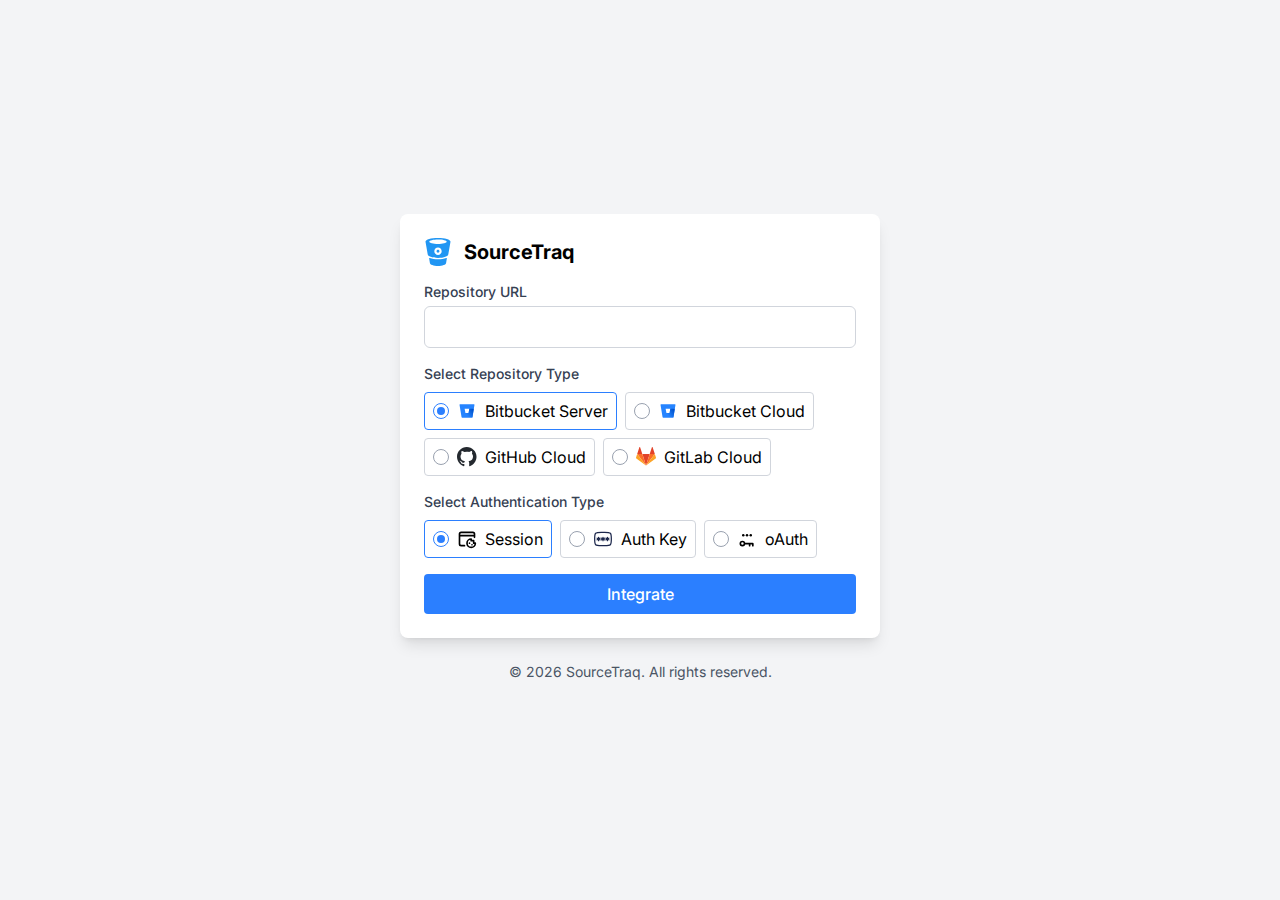
<file: index.html>
<!DOCTYPE html><html lang="en"><head><meta charset="UTF-8"/><link rel="icon" type="favicon" href="/favicon.ico"/><meta name="viewport" content="width=device-width,initial-scale=1"/><title>SourceTraq</title><script type="module" crossorigin src="/index.f7nfUctD.js"></script><link rel="stylesheet" crossorigin href="/assets/index.css"><link rel="preload" as="style" href="/assets/webfonts.css"><link rel="stylesheet" href="/assets/webfonts.css"></head><body></body></html>
</file>
<file: assets/index.css>
.loader-block{width:50px;height:50px;animation:build-block 1s infinite ease-in-out;border-radius:5px}@keyframes build-block{0%{transform:scale(.5);opacity:.5}50%{transform:scale(1);opacity:1}to{transform:scale(.5);opacity:.5}}.loader-block:nth-child(1){background-color:#3b82f6;animation-delay:0s}.loader-block:nth-child(2){background-color:#ef4444;animation-delay:.1s}.loader-block:nth-child(3){background-color:#10b981;animation-delay:.2s}.loader-block:nth-child(4){background-color:#8b5cf6;animation-delay:.3s}.loader-block:nth-child(5){background-color:#f97316;animation-delay:.4s}.loader-block:nth-child(6){background-color:#3b82f6;animation-delay:.5s}.loader-block:nth-child(7){background-color:#ef4444;animation-delay:.6s}.loader-block:nth-child(8){background-color:#10b981;animation-delay:.7s}.loader-block:nth-child(9){background-color:#8b5cf6;animation-delay:.8s}.loader-block:nth-child(10){background-color:#f97316;animation-delay:.9s}@media (max-width: 768px){.loader-block{width:40px;height:40px}}@keyframes shimmer{0%{transform:translate(-100%)}to{transform:translate(100%)}}.animate-shimmer{animation:shimmer 1.1s infinite}/*! tailwindcss v4.0.17 | MIT License | https://tailwindcss.com */@layer theme{:root,:host{--font-sans:InterVariable,sans-serif;--font-mono:ui-monospace,SFMono-Regular,Menlo,Monaco,Consolas,"Liberation Mono","Courier New",monospace;--color-red-100:oklch(.936 .032 17.717);--color-red-200:oklch(.885 .062 18.334);--color-red-300:oklch(.808 .114 19.571);--color-red-500:oklch(.637 .237 25.331);--color-red-600:oklch(.577 .245 27.325);--color-red-700:oklch(.505 .213 27.518);--color-amber-400:oklch(.828 .189 84.429);--color-yellow-100:oklch(.973 .071 103.193);--color-yellow-300:oklch(.905 .182 98.111);--color-yellow-400:oklch(.852 .199 91.936);--color-yellow-500:oklch(.795 .184 86.047);--color-yellow-600:oklch(.681 .162 75.834);--color-yellow-700:oklch(.554 .135 66.442);--color-green-100:oklch(.962 .044 156.743);--color-green-200:oklch(.925 .084 155.995);--color-green-300:oklch(.871 .15 154.449);--color-green-500:oklch(.723 .219 149.579);--color-green-600:oklch(.627 .194 149.214);--color-green-700:oklch(.527 .154 150.069);--color-green-800:oklch(.448 .119 151.328);--color-blue-50:oklch(.97 .014 254.604);--color-blue-100:oklch(.932 .032 255.585);--color-blue-200:oklch(.882 .059 254.128);--color-blue-300:oklch(.809 .105 251.813);--color-blue-400:oklch(.707 .165 254.624);--color-blue-500:oklch(.623 .214 259.815);--color-blue-600:oklch(.546 .245 262.881);--color-blue-700:oklch(.488 .243 264.376);--color-indigo-600:oklch(.511 .262 276.966);--color-indigo-700:oklch(.457 .24 277.023);--color-slate-100:oklch(.968 .007 247.896);--color-slate-200:oklch(.929 .013 255.508);--color-slate-300:oklch(.869 .022 252.894);--color-slate-400:oklch(.704 .04 256.788);--color-slate-500:oklch(.554 .046 257.417);--color-slate-600:oklch(.446 .043 257.281);--color-gray-50:oklch(.985 .002 247.839);--color-gray-100:oklch(.967 .003 264.542);--color-gray-200:oklch(.928 .006 264.531);--color-gray-300:oklch(.872 .01 258.338);--color-gray-400:oklch(.707 .022 261.325);--color-gray-500:oklch(.551 .027 264.364);--color-gray-600:oklch(.446 .03 256.802);--color-gray-700:oklch(.373 .034 259.733);--color-gray-800:oklch(.278 .033 256.848);--color-gray-900:oklch(.21 .034 264.665);--color-black:#000;--color-white:#fff;--spacing:.25rem;--container-sm:24rem;--container-md:28rem;--container-6xl:72rem;--text-xs:.75rem;--text-xs--line-height:calc(1/.75);--text-sm:.875rem;--text-sm--line-height:calc(1.25/.875);--text-base:1rem;--text-base--line-height: 1.5 ;--text-lg:1.125rem;--text-lg--line-height:calc(1.75/1.125);--text-xl:1.25rem;--text-xl--line-height:calc(1.75/1.25);--text-2xl:1.5rem;--text-2xl--line-height:calc(2/1.5);--text-3xl:1.875rem;--text-3xl--line-height: 1.2 ;--text-4xl:2.25rem;--text-4xl--line-height:calc(2.5/2.25);--text-9xl:8rem;--text-9xl--line-height:1;--font-weight-normal:400;--font-weight-medium:500;--font-weight-semibold:600;--font-weight-bold:700;--font-weight-extrabold:800;--font-weight-black:900;--tracking-tight:-.025em;--leading-relaxed:1.625;--radius-xs:.125rem;--radius-sm:.25rem;--radius-md:.375rem;--radius-lg:.5rem;--radius-xl:.75rem;--animate-spin:spin 1s linear infinite;--default-transition-duration:.15s;--default-transition-timing-function:cubic-bezier(.4,0,.2,1);--default-font-family:var(--font-sans);--default-mono-font-family:var(--font-mono)}}@layer base{*,:after,:before,::backdrop{box-sizing:border-box;border:0 solid;margin:0;padding:0}::file-selector-button{box-sizing:border-box;border:0 solid;margin:0;padding:0}html,:host{-webkit-text-size-adjust:100%;-moz-tab-size:4;tab-size:4;line-height:1.5;font-family:var(--default-font-family,ui-sans-serif,system-ui,sans-serif,"Apple Color Emoji","Segoe UI Emoji","Segoe UI Symbol","Noto Color Emoji");font-feature-settings:var(--default-font-feature-settings,normal);font-variation-settings:var(--default-font-variation-settings,normal);-webkit-tap-highlight-color:transparent}hr{height:0;color:inherit;border-top-width:1px}abbr:where([title]){-webkit-text-decoration:underline dotted;text-decoration:underline dotted}h1,h2,h3,h4,h5,h6{font-size:inherit;font-weight:inherit}a{color:inherit;-webkit-text-decoration:inherit;text-decoration:inherit}b,strong{font-weight:bolder}code,kbd,samp,pre{font-family:var(--default-mono-font-family,ui-monospace,SFMono-Regular,Menlo,Monaco,Consolas,"Liberation Mono","Courier New",monospace);font-feature-settings:var(--default-mono-font-feature-settings,normal);font-variation-settings:var(--default-mono-font-variation-settings,normal);font-size:1em}small{font-size:80%}sub,sup{vertical-align:baseline;font-size:75%;line-height:0;position:relative}sub{bottom:-.25em}sup{top:-.5em}table{text-indent:0;border-color:inherit;border-collapse:collapse}:-moz-focusring{outline:auto}progress{vertical-align:baseline}summary{display:list-item}ol,ul,menu{list-style:none}img,svg,video,canvas,audio,iframe,embed,object{vertical-align:middle;display:block}img,video{max-width:100%;height:auto}button,input,select,optgroup,textarea{font:inherit;font-feature-settings:inherit;font-variation-settings:inherit;letter-spacing:inherit;color:inherit;opacity:1;background-color:#0000;border-radius:0}::file-selector-button{font:inherit;font-feature-settings:inherit;font-variation-settings:inherit;letter-spacing:inherit;color:inherit;opacity:1;background-color:#0000;border-radius:0}:where(select:is([multiple],[size])) optgroup{font-weight:bolder}:where(select:is([multiple],[size])) optgroup option{padding-inline-start:20px}::file-selector-button{margin-inline-end:4px}::placeholder{opacity:1}@supports (not ((-webkit-appearance:-apple-pay-button))) or (contain-intrinsic-size:1px){::placeholder{color:color-mix(in oklab,currentColor 50%,transparent)}}textarea{resize:vertical}::-webkit-search-decoration{-webkit-appearance:none}::-webkit-date-and-time-value{min-height:1lh;text-align:inherit}::-webkit-datetime-edit{display:inline-flex}::-webkit-datetime-edit-fields-wrapper{padding:0}::-webkit-datetime-edit{padding-block:0}::-webkit-datetime-edit-year-field{padding-block:0}::-webkit-datetime-edit-month-field{padding-block:0}::-webkit-datetime-edit-day-field{padding-block:0}::-webkit-datetime-edit-hour-field{padding-block:0}::-webkit-datetime-edit-minute-field{padding-block:0}::-webkit-datetime-edit-second-field{padding-block:0}::-webkit-datetime-edit-millisecond-field{padding-block:0}::-webkit-datetime-edit-meridiem-field{padding-block:0}:-moz-ui-invalid{box-shadow:none}button,input:where([type=button],[type=reset],[type=submit]){-webkit-appearance:button;-moz-appearance:button;appearance:button}::file-selector-button{-webkit-appearance:button;-moz-appearance:button;appearance:button}::-webkit-inner-spin-button{height:auto}::-webkit-outer-spin-button{height:auto}[hidden]:where(:not([hidden=until-found])){display:none!important}}@layer components;@layer utilities{.visible{visibility:visible}.sr-only{clip:rect(0,0,0,0);white-space:nowrap;border-width:0;width:1px;height:1px;margin:-1px;padding:0;position:absolute;overflow:hidden}.absolute{position:absolute}.fixed{position:fixed}.relative{position:relative}.static{position:static}.inset-0{inset:calc(var(--spacing)*0)}.inset-x-0{inset-inline:calc(var(--spacing)*0)}.-end-3\.5{inset-inline-end:calc(var(--spacing)*-3.5)}.-top-3\.5{top:calc(var(--spacing)*-3.5)}.top-0{top:calc(var(--spacing)*0)}.top-1\/2{top:50%}.top-4{top:calc(var(--spacing)*4)}.top-8{top:calc(var(--spacing)*8)}.top-22{top:calc(var(--spacing)*22)}.right-0{right:calc(var(--spacing)*0)}.right-2{right:calc(var(--spacing)*2)}.right-4{right:calc(var(--spacing)*4)}.bottom-0{bottom:calc(var(--spacing)*0)}.bottom-4{bottom:calc(var(--spacing)*4)}.left-0{left:calc(var(--spacing)*0)}.left-2{left:calc(var(--spacing)*2)}.left-4{left:calc(var(--spacing)*4)}.z-50{z-index:50}.z-200{z-index:200}.z-\[2000\]{z-index:2000}.m-auto{margin:auto}.mx-2{margin-inline:calc(var(--spacing)*2)}.mx-auto{margin-inline:auto}.my-2{margin-block:calc(var(--spacing)*2)}.my-6{margin-block:calc(var(--spacing)*6)}.my-8{margin-block:calc(var(--spacing)*8)}.my-auto{margin-block:auto}.ms-2{margin-inline-start:calc(var(--spacing)*2)}.ms-3{margin-inline-start:calc(var(--spacing)*3)}.me-3{margin-inline-end:calc(var(--spacing)*3)}.mt-1{margin-top:calc(var(--spacing)*1)}.mt-1\.5{margin-top:calc(var(--spacing)*1.5)}.mt-2{margin-top:calc(var(--spacing)*2)}.mt-3{margin-top:calc(var(--spacing)*3)}.mt-4{margin-top:calc(var(--spacing)*4)}.mt-6{margin-top:calc(var(--spacing)*6)}.mt-8{margin-top:calc(var(--spacing)*8)}.mt-\[-4px\]{margin-top:-4px}.mt-\[3\%\]{margin-top:3%}.mr-1{margin-right:calc(var(--spacing)*1)}.mr-2{margin-right:calc(var(--spacing)*2)}.mr-3{margin-right:calc(var(--spacing)*3)}.mb-1{margin-bottom:calc(var(--spacing)*1)}.mb-2{margin-bottom:calc(var(--spacing)*2)}.mb-3{margin-bottom:calc(var(--spacing)*3)}.mb-4{margin-bottom:calc(var(--spacing)*4)}.mb-5{margin-bottom:calc(var(--spacing)*5)}.mb-6{margin-bottom:calc(var(--spacing)*6)}.mb-8{margin-bottom:calc(var(--spacing)*8)}.ml-1{margin-left:calc(var(--spacing)*1)}.ml-2{margin-left:calc(var(--spacing)*2)}.block{display:block}.flex{display:flex}.grid{display:grid}.hidden{display:none}.inline-block{display:inline-block}.size-4{width:calc(var(--spacing)*4);height:calc(var(--spacing)*4)}.size-5{width:calc(var(--spacing)*5);height:calc(var(--spacing)*5)}.size-6{width:calc(var(--spacing)*6);height:calc(var(--spacing)*6)}.size-6\.5{width:calc(var(--spacing)*6.5);height:calc(var(--spacing)*6.5)}.size-10{width:calc(var(--spacing)*10);height:calc(var(--spacing)*10)}.size-\[200px\]{width:200px;height:200px}.size-\[360px\]{width:360px;height:360px}.h-0{height:calc(var(--spacing)*0)}.h-0\.5{height:calc(var(--spacing)*.5)}.h-1{height:calc(var(--spacing)*1)}.h-2{height:calc(var(--spacing)*2)}.h-3{height:calc(var(--spacing)*3)}.h-4{height:calc(var(--spacing)*4)}.h-5{height:calc(var(--spacing)*5)}.h-6{height:calc(var(--spacing)*6)}.h-7{height:calc(var(--spacing)*7)}.h-8{height:calc(var(--spacing)*8)}.h-10{height:calc(var(--spacing)*10)}.h-17{height:calc(var(--spacing)*17)}.h-18{height:calc(var(--spacing)*18)}.h-29{height:calc(var(--spacing)*29)}.h-88{height:calc(var(--spacing)*88)}.h-\[40px\]{height:40px}.h-\[54px\]{height:54px}.h-\[110px\]{height:110px}.h-\[150px\]{height:150px}.h-\[370px\]{height:370px}.h-full{height:100%}.h-screen{height:100vh}.max-h-60{max-height:calc(var(--spacing)*60)}.max-h-64{max-height:calc(var(--spacing)*64)}.max-h-\[80vh\]{max-height:80vh}.max-h-\[90\%\]{max-height:90%}.max-h-\[300px\]{max-height:300px}.max-h-\[370px\]{max-height:370px}.max-h-\[400px\]{max-height:400px}.max-h-\[440px\]{max-height:440px}.min-h-50{min-height:calc(var(--spacing)*50)}.min-h-\[30px\]{min-height:30px}.min-h-\[55px\]{min-height:55px}.min-h-\[120px\]{min-height:120px}.min-h-\[470px\]{min-height:470px}.min-h-full{min-height:100%}.min-h-screen{min-height:100vh}.w-0{width:calc(var(--spacing)*0)}.w-1\/2{width:50%}.w-2{width:calc(var(--spacing)*2)}.w-3{width:calc(var(--spacing)*3)}.w-4{width:calc(var(--spacing)*4)}.w-5{width:calc(var(--spacing)*5)}.w-6{width:calc(var(--spacing)*6)}.w-6\.5{width:calc(var(--spacing)*6.5)}.w-7{width:calc(var(--spacing)*7)}.w-8{width:calc(var(--spacing)*8)}.w-10{width:calc(var(--spacing)*10)}.w-18{width:calc(var(--spacing)*18)}.w-25{width:calc(var(--spacing)*25)}.w-\[380px\]{width:380px}.w-\[480px\]{width:480px}.w-full{width:100%}.max-w-6xl{max-width:var(--container-6xl)}.max-w-\[50px\]{max-width:50px}.max-w-\[95\%\]{max-width:95%}.max-w-\[500px\]{max-width:500px}.max-w-sm{max-width:var(--container-sm)}.min-w-30{min-width:calc(var(--spacing)*30)}.min-w-50{min-width:calc(var(--spacing)*50)}.min-w-60{min-width:calc(var(--spacing)*60)}.min-w-full{min-width:100%}.flex-1{flex:1}.flex-shrink-0,.shrink-0{flex-shrink:0}.flex-grow{flex-grow:1}.origin-bottom{transform-origin:bottom}.origin-top{transform-origin:top}.-translate-y-1\/2{--tw-translate-y: -50% ;translate:var(--tw-translate-x)var(--tw-translate-y)}.translate-y-0{--tw-translate-y:calc(var(--spacing)*0);translate:var(--tw-translate-x)var(--tw-translate-y)}.translate-y-\[-70\%\]{--tw-translate-y:-70%;translate:var(--tw-translate-x)var(--tw-translate-y)}.translate-y-\[-100\%\]{--tw-translate-y:-100%;translate:var(--tw-translate-x)var(--tw-translate-y)}.translate-y-\[100\%\]{--tw-translate-y:100%;translate:var(--tw-translate-x)var(--tw-translate-y)}.scale-75{--tw-scale-x:75%;--tw-scale-y:75%;--tw-scale-z:75%;scale:var(--tw-scale-x)var(--tw-scale-y)}.scale-100{--tw-scale-x:100%;--tw-scale-y:100%;--tw-scale-z:100%;scale:var(--tw-scale-x)var(--tw-scale-y)}.transform{transform:var(--tw-rotate-x)var(--tw-rotate-y)var(--tw-rotate-z)var(--tw-skew-x)var(--tw-skew-y)}.animate-spin{animation:var(--animate-spin)}.cursor-help{cursor:help}.cursor-not-allowed{cursor:not-allowed}.cursor-pointer{cursor:pointer}.resize{resize:both}.grid-cols-1{grid-template-columns:repeat(1,minmax(0,1fr))}.grid-cols-2{grid-template-columns:repeat(2,minmax(0,1fr))}.grid-cols-4{grid-template-columns:repeat(4,minmax(0,1fr))}.grid-cols-5{grid-template-columns:repeat(5,minmax(0,1fr))}.grid-cols-7{grid-template-columns:repeat(7,minmax(0,1fr))}.flex-col{flex-direction:column}.flex-row-reverse{flex-direction:row-reverse}.flex-wrap{flex-wrap:wrap}.place-content-center{place-content:center}.items-center{align-items:center}.items-end{align-items:flex-end}.items-start{align-items:flex-start}.justify-around{justify-content:space-around}.justify-between{justify-content:space-between}.justify-center{justify-content:center}.justify-end{justify-content:flex-end}.gap-0{gap:calc(var(--spacing)*0)}.gap-1{gap:calc(var(--spacing)*1)}.gap-2{gap:calc(var(--spacing)*2)}.gap-3{gap:calc(var(--spacing)*3)}.gap-4{gap:calc(var(--spacing)*4)}.gap-5{gap:calc(var(--spacing)*5)}.gap-6{gap:calc(var(--spacing)*6)}:where(.space-y-1>:not(:last-child)){--tw-space-y-reverse:0;margin-block-start:calc(calc(var(--spacing)*1)*var(--tw-space-y-reverse));margin-block-end:calc(calc(var(--spacing)*1)*calc(1 - var(--tw-space-y-reverse)))}:where(.space-y-2>:not(:last-child)){--tw-space-y-reverse:0;margin-block-start:calc(calc(var(--spacing)*2)*var(--tw-space-y-reverse));margin-block-end:calc(calc(var(--spacing)*2)*calc(1 - var(--tw-space-y-reverse)))}:where(.space-x-2>:not(:last-child)){--tw-space-x-reverse:0;margin-inline-start:calc(calc(var(--spacing)*2)*var(--tw-space-x-reverse));margin-inline-end:calc(calc(var(--spacing)*2)*calc(1 - var(--tw-space-x-reverse)))}:where(.space-x-3>:not(:last-child)){--tw-space-x-reverse:0;margin-inline-start:calc(calc(var(--spacing)*3)*var(--tw-space-x-reverse));margin-inline-end:calc(calc(var(--spacing)*3)*calc(1 - var(--tw-space-x-reverse)))}:where(.space-x-4>:not(:last-child)){--tw-space-x-reverse:0;margin-inline-start:calc(calc(var(--spacing)*4)*var(--tw-space-x-reverse));margin-inline-end:calc(calc(var(--spacing)*4)*calc(1 - var(--tw-space-x-reverse)))}.truncate{text-overflow:ellipsis;white-space:nowrap;overflow:hidden}.overflow-auto{overflow:auto}.overflow-hidden{overflow:hidden}.overflow-y-auto{overflow-y:auto}.rounded{border-radius:.25rem}.rounded-\[8px\]{border-radius:8px}.rounded-full{border-radius:3.40282e38px}.rounded-lg{border-radius:var(--radius-lg)}.rounded-md{border-radius:var(--radius-md)}.rounded-sm{border-radius:var(--radius-sm)}.rounded-xl{border-radius:var(--radius-xl)}.rounded-xs{border-radius:var(--radius-xs)}.rounded-s-none{border-start-start-radius:0;border-end-start-radius:0}.rounded-t{border-top-left-radius:.25rem;border-top-right-radius:.25rem}.border{border-style:var(--tw-border-style);border-width:1px}.border-0{border-style:var(--tw-border-style);border-width:0}.border-1{border-style:var(--tw-border-style);border-width:1px}.border-2{border-style:var(--tw-border-style);border-width:2px}.border-4{border-style:var(--tw-border-style);border-width:4px}.border-s-4{border-inline-start-style:var(--tw-border-style);border-inline-start-width:4px}.border-e{border-inline-end-style:var(--tw-border-style);border-inline-end-width:1px}.border-t{border-top-style:var(--tw-border-style);border-top-width:1px}.border-t-\[6px\]{border-top-style:var(--tw-border-style);border-top-width:6px}.border-r{border-right-style:var(--tw-border-style);border-right-width:1px}.border-r-\[3\.5px\]{border-right-style:var(--tw-border-style);border-right-width:3.5px}.border-b{border-bottom-style:var(--tw-border-style);border-bottom-width:1px}.border-b-0{border-bottom-style:var(--tw-border-style);border-bottom-width:0}.border-b-3{border-bottom-style:var(--tw-border-style);border-bottom-width:3px}.border-l{border-left-style:var(--tw-border-style);border-left-width:1px}.border-l-4{border-left-style:var(--tw-border-style);border-left-width:4px}.border-l-8{border-left-style:var(--tw-border-style);border-left-width:8px}.border-l-\[3\.5px\]{border-left-style:var(--tw-border-style);border-left-width:3.5px}.border-dashed{--tw-border-style:dashed;border-style:dashed}.border-none{--tw-border-style:none;border-style:none}.border-blue-100{border-color:var(--color-blue-100)}.border-blue-200{border-color:var(--color-blue-200)}.border-blue-500{border-color:var(--color-blue-500)}.border-blue-600{border-color:var(--color-blue-600)}.border-gray-100{border-color:var(--color-gray-100)}.border-gray-200{border-color:var(--color-gray-200)}.border-gray-300{border-color:var(--color-gray-300)}.border-gray-400{border-color:var(--color-gray-400)}.border-green-600{border-color:var(--color-green-600)}.border-red-600{border-color:var(--color-red-600)}.border-transparent{border-color:#0000}.border-yellow-600{border-color:var(--color-yellow-600)}.border-s-\[\#6768eb\]{border-inline-start-color:#6768eb}.border-s-green-500{border-inline-start-color:var(--color-green-500)}.border-s-red-500{border-inline-start-color:var(--color-red-500)}.border-b-\[\#1764cd\]{border-bottom-color:#1764cd}.border-b-gray-200{border-bottom-color:var(--color-gray-200)}.bg-\[\#132649\]{background-color:#132649}.bg-\[\#f7f7f9\]{background-color:#f7f7f9}.bg-amber-400{background-color:var(--color-amber-400)}.bg-black{background-color:var(--color-black)}.bg-blue-50{background-color:var(--color-blue-50)}.bg-blue-100{background-color:var(--color-blue-100)}.bg-blue-400{background-color:var(--color-blue-400)}.bg-blue-500{background-color:var(--color-blue-500)}.bg-blue-600{background-color:var(--color-blue-600)}.bg-gray-100{background-color:var(--color-gray-100)}.bg-gray-200{background-color:var(--color-gray-200)}.bg-green-100{background-color:var(--color-green-100)}.bg-green-500{background-color:var(--color-green-500)}.bg-green-600{background-color:var(--color-green-600)}.bg-indigo-600{background-color:var(--color-indigo-600)}.bg-red-100{background-color:var(--color-red-100)}.bg-red-500{background-color:var(--color-red-500)}.bg-red-600{background-color:var(--color-red-600)}.bg-slate-100{background-color:var(--color-slate-100)}.bg-slate-200{background-color:var(--color-slate-200)}.bg-slate-300{background-color:var(--color-slate-300)}.bg-slate-400{background-color:var(--color-slate-400)}.bg-slate-500{background-color:var(--color-slate-500)}.bg-slate-600{background-color:var(--color-slate-600)}.bg-transparent{background-color:#0000}.bg-white{background-color:var(--color-white)}.bg-yellow-100{background-color:var(--color-yellow-100)}.bg-yellow-500{background-color:var(--color-yellow-500)}.bg-yellow-600{background-color:var(--color-yellow-600)}.bg-gradient-to-r{--tw-gradient-position:to right in oklab;background-image:linear-gradient(var(--tw-gradient-stops))}.from-\[\#3437ecce\]{--tw-gradient-from:#3437ecce;--tw-gradient-stops:var(--tw-gradient-via-stops,var(--tw-gradient-position),var(--tw-gradient-from)var(--tw-gradient-from-position),var(--tw-gradient-to)var(--tw-gradient-to-position))}.from-blue-400{--tw-gradient-from:var(--color-blue-400);--tw-gradient-stops:var(--tw-gradient-via-stops,var(--tw-gradient-position),var(--tw-gradient-from)var(--tw-gradient-from-position),var(--tw-gradient-to)var(--tw-gradient-to-position))}.from-gray-300{--tw-gradient-from:var(--color-gray-300);--tw-gradient-stops:var(--tw-gradient-via-stops,var(--tw-gradient-position),var(--tw-gradient-from)var(--tw-gradient-from-position),var(--tw-gradient-to)var(--tw-gradient-to-position))}.from-green-300{--tw-gradient-from:var(--color-green-300);--tw-gradient-stops:var(--tw-gradient-via-stops,var(--tw-gradient-position),var(--tw-gradient-from)var(--tw-gradient-from-position),var(--tw-gradient-to)var(--tw-gradient-to-position))}.from-red-300{--tw-gradient-from:var(--color-red-300);--tw-gradient-stops:var(--tw-gradient-via-stops,var(--tw-gradient-position),var(--tw-gradient-from)var(--tw-gradient-from-position),var(--tw-gradient-to)var(--tw-gradient-to-position))}.from-transparent{--tw-gradient-from:transparent;--tw-gradient-stops:var(--tw-gradient-via-stops,var(--tw-gradient-position),var(--tw-gradient-from)var(--tw-gradient-from-position),var(--tw-gradient-to)var(--tw-gradient-to-position))}.from-yellow-400{--tw-gradient-from:var(--color-yellow-400);--tw-gradient-stops:var(--tw-gradient-via-stops,var(--tw-gradient-position),var(--tw-gradient-from)var(--tw-gradient-from-position),var(--tw-gradient-to)var(--tw-gradient-to-position))}.via-white\/50{--tw-gradient-via:color-mix(in oklab,var(--color-white)50%,transparent);--tw-gradient-via-stops:var(--tw-gradient-position),var(--tw-gradient-from)var(--tw-gradient-from-position),var(--tw-gradient-via)var(--tw-gradient-via-position),var(--tw-gradient-to)var(--tw-gradient-to-position);--tw-gradient-stops:var(--tw-gradient-via-stops)}.to-\[\#4144e7b6\]{--tw-gradient-to:#4144e7b6;--tw-gradient-stops:var(--tw-gradient-via-stops,var(--tw-gradient-position),var(--tw-gradient-from)var(--tw-gradient-from-position),var(--tw-gradient-to)var(--tw-gradient-to-position))}.to-blue-300{--tw-gradient-to:var(--color-blue-300);--tw-gradient-stops:var(--tw-gradient-via-stops,var(--tw-gradient-position),var(--tw-gradient-from)var(--tw-gradient-from-position),var(--tw-gradient-to)var(--tw-gradient-to-position))}.to-gray-200{--tw-gradient-to:var(--color-gray-200);--tw-gradient-stops:var(--tw-gradient-via-stops,var(--tw-gradient-position),var(--tw-gradient-from)var(--tw-gradient-from-position),var(--tw-gradient-to)var(--tw-gradient-to-position))}.to-green-200{--tw-gradient-to:var(--color-green-200);--tw-gradient-stops:var(--tw-gradient-via-stops,var(--tw-gradient-position),var(--tw-gradient-from)var(--tw-gradient-from-position),var(--tw-gradient-to)var(--tw-gradient-to-position))}.to-red-200{--tw-gradient-to:var(--color-red-200);--tw-gradient-stops:var(--tw-gradient-via-stops,var(--tw-gradient-position),var(--tw-gradient-from)var(--tw-gradient-from-position),var(--tw-gradient-to)var(--tw-gradient-to-position))}.to-transparent{--tw-gradient-to:transparent;--tw-gradient-stops:var(--tw-gradient-via-stops,var(--tw-gradient-position),var(--tw-gradient-from)var(--tw-gradient-from-position),var(--tw-gradient-to)var(--tw-gradient-to-position))}.to-yellow-300{--tw-gradient-to:var(--color-yellow-300);--tw-gradient-stops:var(--tw-gradient-via-stops,var(--tw-gradient-position),var(--tw-gradient-from)var(--tw-gradient-from-position),var(--tw-gradient-to)var(--tw-gradient-to-position))}.fill-current{fill:currentColor}.p-0{padding:calc(var(--spacing)*0)}.p-1{padding:calc(var(--spacing)*1)}.p-2{padding:calc(var(--spacing)*2)}.p-2\.5{padding:calc(var(--spacing)*2.5)}.p-3{padding:calc(var(--spacing)*3)}.p-4{padding:calc(var(--spacing)*4)}.p-6{padding:calc(var(--spacing)*6)}.px-1{padding-inline:calc(var(--spacing)*1)}.px-1\.5{padding-inline:calc(var(--spacing)*1.5)}.px-2{padding-inline:calc(var(--spacing)*2)}.px-2\.5{padding-inline:calc(var(--spacing)*2.5)}.px-3{padding-inline:calc(var(--spacing)*3)}.px-4{padding-inline:calc(var(--spacing)*4)}.px-5{padding-inline:calc(var(--spacing)*5)}.px-6{padding-inline:calc(var(--spacing)*6)}.py-0\.5{padding-block:calc(var(--spacing)*.5)}.py-1{padding-block:calc(var(--spacing)*1)}.py-1\.5{padding-block:calc(var(--spacing)*1.5)}.py-2{padding-block:calc(var(--spacing)*2)}.py-3{padding-block:calc(var(--spacing)*3)}.py-3\.5{padding-block:calc(var(--spacing)*3.5)}.py-4{padding-block:calc(var(--spacing)*4)}.ps-1\.5{padding-inline-start:calc(var(--spacing)*1.5)}.ps-5{padding-inline-start:calc(var(--spacing)*5)}.pe-9{padding-inline-end:calc(var(--spacing)*9)}.pt-2{padding-top:calc(var(--spacing)*2)}.pt-4{padding-top:calc(var(--spacing)*4)}.pt-\[1px\]{padding-top:1px}.pr-2{padding-right:calc(var(--spacing)*2)}.pb-4{padding-bottom:calc(var(--spacing)*4)}.text-center{text-align:center}.text-left{text-align:left}.text-2xl{font-size:var(--text-2xl);line-height:var(--tw-leading,var(--text-2xl--line-height))}.text-3xl{font-size:var(--text-3xl);line-height:var(--tw-leading,var(--text-3xl--line-height))}.text-9xl{font-size:var(--text-9xl);line-height:var(--tw-leading,var(--text-9xl--line-height))}.text-base{font-size:var(--text-base);line-height:var(--tw-leading,var(--text-base--line-height))}.text-lg{font-size:var(--text-lg);line-height:var(--tw-leading,var(--text-lg--line-height))}.text-sm{font-size:var(--text-sm);line-height:var(--tw-leading,var(--text-sm--line-height))}.text-xl{font-size:var(--text-xl);line-height:var(--tw-leading,var(--text-xl--line-height))}.text-xs{font-size:var(--text-xs);line-height:var(--tw-leading,var(--text-xs--line-height))}.text-\[22px\]{font-size:22px}.leading-relaxed{--tw-leading:var(--leading-relaxed);line-height:var(--leading-relaxed)}.font-black{--tw-font-weight:var(--font-weight-black);font-weight:var(--font-weight-black)}.font-bold{--tw-font-weight:var(--font-weight-bold);font-weight:var(--font-weight-bold)}.font-extrabold{--tw-font-weight:var(--font-weight-extrabold);font-weight:var(--font-weight-extrabold)}.font-medium{--tw-font-weight:var(--font-weight-medium);font-weight:var(--font-weight-medium)}.font-normal{--tw-font-weight:var(--font-weight-normal);font-weight:var(--font-weight-normal)}.font-semibold{--tw-font-weight:var(--font-weight-semibold);font-weight:var(--font-weight-semibold)}.tracking-tight{--tw-tracking:var(--tracking-tight);letter-spacing:var(--tracking-tight)}.text-nowrap{text-wrap:nowrap}.text-ellipsis{text-overflow:ellipsis}.text-black{color:var(--color-black)}.text-blue-500{color:var(--color-blue-500)}.text-blue-600{color:var(--color-blue-600)}.text-blue-700{color:var(--color-blue-700)}.text-current{color:currentColor}.text-gray-200{color:var(--color-gray-200)}.text-gray-400{color:var(--color-gray-400)}.text-gray-500{color:var(--color-gray-500)}.text-gray-600{color:var(--color-gray-600)}.text-gray-700{color:var(--color-gray-700)}.text-gray-800{color:var(--color-gray-800)}.text-gray-900{color:var(--color-gray-900)}.text-green-500{color:var(--color-green-500)}.text-green-600{color:var(--color-green-600)}.text-green-700{color:var(--color-green-700)}.text-green-800{color:var(--color-green-800)}.text-indigo-600{color:var(--color-indigo-600)}.text-red-500{color:var(--color-red-500)}.text-red-600{color:var(--color-red-600)}.text-red-700{color:var(--color-red-700)}.text-white{color:var(--color-white)}.text-yellow-600{color:var(--color-yellow-600)}.opacity-0{opacity:0}.opacity-25{opacity:.25}.opacity-50{opacity:.5}.opacity-75{opacity:.75}.opacity-100{opacity:1}.shadow{--tw-shadow:0 1px 3px 0 var(--tw-shadow-color,#0000001a),0 1px 2px -1px var(--tw-shadow-color,#0000001a);box-shadow:var(--tw-inset-shadow),var(--tw-inset-ring-shadow),var(--tw-ring-offset-shadow),var(--tw-ring-shadow),var(--tw-shadow)}.shadow-\[0_2px_4px_\#0f223a1f\]{--tw-shadow:0 2px 4px var(--tw-shadow-color,#0f223a1f);box-shadow:var(--tw-inset-shadow),var(--tw-inset-ring-shadow),var(--tw-ring-offset-shadow),var(--tw-ring-shadow),var(--tw-shadow)}.shadow-lg{--tw-shadow:0 10px 15px -3px var(--tw-shadow-color,#0000001a),0 4px 6px -4px var(--tw-shadow-color,#0000001a);box-shadow:var(--tw-inset-shadow),var(--tw-inset-ring-shadow),var(--tw-ring-offset-shadow),var(--tw-ring-shadow),var(--tw-shadow)}.shadow-md{--tw-shadow:0 4px 6px -1px var(--tw-shadow-color,#0000001a),0 2px 4px -2px var(--tw-shadow-color,#0000001a);box-shadow:var(--tw-inset-shadow),var(--tw-inset-ring-shadow),var(--tw-ring-offset-shadow),var(--tw-ring-shadow),var(--tw-shadow)}.shadow-sm{--tw-shadow:0 1px 3px 0 var(--tw-shadow-color,#0000001a),0 1px 2px -1px var(--tw-shadow-color,#0000001a);box-shadow:var(--tw-inset-shadow),var(--tw-inset-ring-shadow),var(--tw-ring-offset-shadow),var(--tw-ring-shadow),var(--tw-shadow)}.filter{filter:var(--tw-blur,)var(--tw-brightness,)var(--tw-contrast,)var(--tw-grayscale,)var(--tw-hue-rotate,)var(--tw-invert,)var(--tw-saturate,)var(--tw-sepia,)var(--tw-drop-shadow,)}.transition{transition-property:color,background-color,border-color,outline-color,text-decoration-color,fill,stroke,--tw-gradient-from,--tw-gradient-via,--tw-gradient-to,opacity,box-shadow,transform,translate,scale,rotate,filter,-webkit-backdrop-filter,backdrop-filter;transition-timing-function:var(--tw-ease,var(--default-transition-timing-function));transition-duration:var(--tw-duration,var(--default-transition-duration))}.transition-all{transition-property:all;transition-timing-function:var(--tw-ease,var(--default-transition-timing-function));transition-duration:var(--tw-duration,var(--default-transition-duration))}.transition-colors{transition-property:color,background-color,border-color,outline-color,text-decoration-color,fill,stroke,--tw-gradient-from,--tw-gradient-via,--tw-gradient-to;transition-timing-function:var(--tw-ease,var(--default-transition-timing-function));transition-duration:var(--tw-duration,var(--default-transition-duration))}.transition-shadow{transition-property:box-shadow;transition-timing-function:var(--tw-ease,var(--default-transition-timing-function));transition-duration:var(--tw-duration,var(--default-transition-duration))}.transition-transform{transition-property:transform,translate,scale,rotate;transition-timing-function:var(--tw-ease,var(--default-transition-timing-function));transition-duration:var(--tw-duration,var(--default-transition-duration))}.duration-200{--tw-duration:.2s;transition-duration:.2s}.duration-300{--tw-duration:.3s;transition-duration:.3s}.select-none{-webkit-user-select:none;user-select:none}@media (hover:hover){.group-hover\:block:is(:where(.group):hover *){display:block}}.last\:border-0:last-child{border-style:var(--tw-border-style);border-width:0}.last\:border-b-0:last-child{border-bottom-style:var(--tw-border-style);border-bottom-width:0}@media (hover:hover){.hover\:-translate-y-1:hover{--tw-translate-y:calc(var(--spacing)*-1);translate:var(--tw-translate-x)var(--tw-translate-y)}.hover\:scale-105:hover{--tw-scale-x:105%;--tw-scale-y:105%;--tw-scale-z:105%;scale:var(--tw-scale-x)var(--tw-scale-y)}.hover\:border-blue-300:hover{border-color:var(--color-blue-300)}.hover\:bg-blue-50:hover{background-color:var(--color-blue-50)}.hover\:bg-blue-100:hover{background-color:var(--color-blue-100)}.hover\:bg-blue-200:hover{background-color:var(--color-blue-200)}.hover\:bg-blue-300:hover{background-color:var(--color-blue-300)}.hover\:bg-blue-600:hover{background-color:var(--color-blue-600)}.hover\:bg-blue-700:hover{background-color:var(--color-blue-700)}.hover\:bg-gray-50:hover{background-color:var(--color-gray-50)}.hover\:bg-gray-100:hover{background-color:var(--color-gray-100)}.hover\:bg-gray-300:hover{background-color:var(--color-gray-300)}.hover\:bg-green-700:hover{background-color:var(--color-green-700)}.hover\:bg-indigo-700:hover{background-color:var(--color-indigo-700)}.hover\:bg-red-700:hover{background-color:var(--color-red-700)}.hover\:bg-yellow-700:hover{background-color:var(--color-yellow-700)}.hover\:bg-gradient-to-r:hover{--tw-gradient-position:to right in oklab;background-image:linear-gradient(var(--tw-gradient-stops))}.hover\:text-blue-700:hover{color:var(--color-blue-700)}.hover\:text-gray-700:hover{color:var(--color-gray-700)}.hover\:text-gray-900:hover{color:var(--color-gray-900)}.hover\:text-green-700:hover{color:var(--color-green-700)}.hover\:text-red-700:hover{color:var(--color-red-700)}.hover\:text-yellow-700:hover{color:var(--color-yellow-700)}.hover\:underline:hover{text-decoration-line:underline}.hover\:opacity-75:hover{opacity:.75}.hover\:shadow-lg:hover{--tw-shadow:0 10px 15px -3px var(--tw-shadow-color,#0000001a),0 4px 6px -4px var(--tw-shadow-color,#0000001a);box-shadow:var(--tw-inset-shadow),var(--tw-inset-ring-shadow),var(--tw-ring-offset-shadow),var(--tw-ring-shadow),var(--tw-shadow)}.hover\:shadow-xl:hover{--tw-shadow:0 20px 25px -5px var(--tw-shadow-color,#0000001a),0 8px 10px -6px var(--tw-shadow-color,#0000001a);box-shadow:var(--tw-inset-shadow),var(--tw-inset-ring-shadow),var(--tw-ring-offset-shadow),var(--tw-ring-shadow),var(--tw-shadow)}}.focus\:border-blue-300:focus{border-color:var(--color-blue-300)}.focus\:border-blue-500:focus{border-color:var(--color-blue-500)}.focus\:ring:focus{--tw-ring-shadow:var(--tw-ring-inset,)0 0 0 calc(1px + var(--tw-ring-offset-width))var(--tw-ring-color,currentColor);box-shadow:var(--tw-inset-shadow),var(--tw-inset-ring-shadow),var(--tw-ring-offset-shadow),var(--tw-ring-shadow),var(--tw-shadow)}.focus\:ring-2:focus{--tw-ring-shadow:var(--tw-ring-inset,)0 0 0 calc(2px + var(--tw-ring-offset-width))var(--tw-ring-color,currentColor);box-shadow:var(--tw-inset-shadow),var(--tw-inset-ring-shadow),var(--tw-ring-offset-shadow),var(--tw-ring-shadow),var(--tw-shadow)}.focus\:ring-3:focus{--tw-ring-shadow:var(--tw-ring-inset,)0 0 0 calc(3px + var(--tw-ring-offset-width))var(--tw-ring-color,currentColor);box-shadow:var(--tw-inset-shadow),var(--tw-inset-ring-shadow),var(--tw-ring-offset-shadow),var(--tw-ring-shadow),var(--tw-shadow)}.focus\:outline-hidden:focus{--tw-outline-style:none;outline-style:none}@media (forced-colors:active){.focus\:outline-hidden:focus{outline-offset:2px;outline:2px solid #0000}}.focus\:outline-none:focus{--tw-outline-style:none;outline-style:none}.disabled\:text-\[\#695A5A\]:disabled{color:#695a5a}@media (width>=1700px){.\33xl\:table-cell{display:table-cell}}@media (width>=40rem){.sm\:flex{display:flex}.sm\:table-cell{display:table-cell}.sm\:w-1\/4{width:25%}.sm\:w-3\/4{width:75%}.sm\:w-37{width:calc(var(--spacing)*37)}.sm\:max-w-40{max-width:calc(var(--spacing)*40)}.sm\:max-w-80{max-width:calc(var(--spacing)*80)}.sm\:max-w-90{max-width:calc(var(--spacing)*90)}.sm\:max-w-\[150px\]{max-width:150px}.sm\:grid-cols-1{grid-template-columns:repeat(1,minmax(0,1fr))}.sm\:flex-row{flex-direction:row}.sm\:items-center{align-items:center}.sm\:items-end{align-items:flex-end}.sm\:justify-between{justify-content:space-between}.sm\:gap-4{gap:calc(var(--spacing)*4)}.sm\:p-4{padding:calc(var(--spacing)*4)}.sm\:text-4xl{font-size:var(--text-4xl);line-height:var(--tw-leading,var(--text-4xl--line-height))}.sm\:text-lg{font-size:var(--text-lg);line-height:var(--tw-leading,var(--text-lg--line-height))}}@media (width>=48rem){.md\:flex{display:flex}.md\:hidden{display:none}.md\:table-cell{display:table-cell}.md\:w-1\/2{width:50%}.md\:max-w-md{max-width:var(--container-md)}.md\:grid-cols-2{grid-template-columns:repeat(2,minmax(0,1fr))}.md\:grid-cols-3{grid-template-columns:repeat(3,minmax(0,1fr))}.md\:flex-row{flex-direction:row}}@media (width>=64rem){.lg\:mx-0{margin-inline:calc(var(--spacing)*0)}.lg\:mb-0{margin-bottom:calc(var(--spacing)*0)}.lg\:block{display:block}.lg\:hidden{display:none}.lg\:table-cell{display:table-cell}.lg\:w-1\/3{width:33.3333%}.lg\:max-w-1\/2{max-width:50%}.lg\:grid-cols-3{grid-template-columns:repeat(3,minmax(0,1fr))}.lg\:flex-row{flex-direction:row}.lg\:p-4{padding:calc(var(--spacing)*4)}.lg\:p-6{padding:calc(var(--spacing)*6)}}@media (width>=80rem){.xl\:mx-2{margin-inline:calc(var(--spacing)*2)}.xl\:block{display:block}.xl\:hidden{display:none}.xl\:inline-block{display:inline-block}.xl\:table-cell{display:table-cell}.xl\:text-xl{font-size:var(--text-xl);line-height:var(--tw-leading,var(--text-xl--line-height))}}@media (width>=96rem){.\32xl\:table-cell{display:table-cell}.\32xl\:grid-cols-4{grid-template-columns:repeat(4,minmax(0,1fr))}.\32xl\:text-2xl{font-size:var(--text-2xl);line-height:var(--tw-leading,var(--text-2xl--line-height))}}}body{font-family:Inter,sans-serif;font-size:100%;line-height:1.5}@property --tw-translate-x{syntax:"*";inherits:false;initial-value:0}@property --tw-translate-y{syntax:"*";inherits:false;initial-value:0}@property --tw-translate-z{syntax:"*";inherits:false;initial-value:0}@property --tw-scale-x{syntax:"*";inherits:false;initial-value:1}@property --tw-scale-y{syntax:"*";inherits:false;initial-value:1}@property --tw-scale-z{syntax:"*";inherits:false;initial-value:1}@property --tw-rotate-x{syntax:"*";inherits:false;initial-value:rotateX(0)}@property --tw-rotate-y{syntax:"*";inherits:false;initial-value:rotateY(0)}@property --tw-rotate-z{syntax:"*";inherits:false;initial-value:rotateZ(0)}@property --tw-skew-x{syntax:"*";inherits:false;initial-value:skewX(0)}@property --tw-skew-y{syntax:"*";inherits:false;initial-value:skewY(0)}@property --tw-space-y-reverse{syntax:"*";inherits:false;initial-value:0}@property --tw-space-x-reverse{syntax:"*";inherits:false;initial-value:0}@property --tw-border-style{syntax:"*";inherits:false;initial-value:solid}@property --tw-gradient-position{syntax:"*";inherits:false}@property --tw-gradient-from{syntax:"<color>";inherits:false;initial-value:#0000}@property --tw-gradient-via{syntax:"<color>";inherits:false;initial-value:#0000}@property --tw-gradient-to{syntax:"<color>";inherits:false;initial-value:#0000}@property --tw-gradient-stops{syntax:"*";inherits:false}@property --tw-gradient-via-stops{syntax:"*";inherits:false}@property --tw-gradient-from-position{syntax:"<length-percentage>";inherits:false;initial-value:0%}@property --tw-gradient-via-position{syntax:"<length-percentage>";inherits:false;initial-value:50%}@property --tw-gradient-to-position{syntax:"<length-percentage>";inherits:false;initial-value:100%}@property --tw-leading{syntax:"*";inherits:false}@property --tw-font-weight{syntax:"*";inherits:false}@property --tw-tracking{syntax:"*";inherits:false}@property --tw-shadow{syntax:"*";inherits:false;initial-value:0 0 #0000}@property --tw-shadow-color{syntax:"*";inherits:false}@property --tw-inset-shadow{syntax:"*";inherits:false;initial-value:0 0 #0000}@property --tw-inset-shadow-color{syntax:"*";inherits:false}@property --tw-ring-color{syntax:"*";inherits:false}@property --tw-ring-shadow{syntax:"*";inherits:false;initial-value:0 0 #0000}@property --tw-inset-ring-color{syntax:"*";inherits:false}@property --tw-inset-ring-shadow{syntax:"*";inherits:false;initial-value:0 0 #0000}@property --tw-ring-inset{syntax:"*";inherits:false}@property --tw-ring-offset-width{syntax:"<length>";inherits:false;initial-value:0}@property --tw-ring-offset-color{syntax:"*";inherits:false;initial-value:#fff}@property --tw-ring-offset-shadow{syntax:"*";inherits:false;initial-value:0 0 #0000}@property --tw-blur{syntax:"*";inherits:false}@property --tw-brightness{syntax:"*";inherits:false}@property --tw-contrast{syntax:"*";inherits:false}@property --tw-grayscale{syntax:"*";inherits:false}@property --tw-hue-rotate{syntax:"*";inherits:false}@property --tw-invert{syntax:"*";inherits:false}@property --tw-opacity{syntax:"*";inherits:false}@property --tw-saturate{syntax:"*";inherits:false}@property --tw-sepia{syntax:"*";inherits:false}@property --tw-drop-shadow{syntax:"*";inherits:false}@property --tw-duration{syntax:"*";inherits:false}@keyframes spin{to{transform:rotate(360deg)}}
</file>
<file: assets/webfonts.css>
@font-face{font-family:Inter;font-style:italic;font-weight:100 900;font-display:swap;src:url(fonts/UcCm3FwrK3iLTcvnUwkT9nA2.woff2) format('woff2');unicode-range:U+0460-052F,U+1C80-1C8A,U+20B4,U+2DE0-2DFF,U+A640-A69F,U+FE2E-FE2F}@font-face{font-family:Inter;font-style:italic;font-weight:100 900;font-display:swap;src:url(fonts/UcCm3FwrK3iLTcvnUwAT9nA2.woff2) format('woff2');unicode-range:U+0301,U+0400-045F,U+0490-0491,U+04B0-04B1,U+2116}@font-face{font-family:Inter;font-style:italic;font-weight:100 900;font-display:swap;src:url(fonts/UcCm3FwrK3iLTcvnUwgT9nA2.woff2) format('woff2');unicode-range:U+1F00-1FFF}@font-face{font-family:Inter;font-style:italic;font-weight:100 900;font-display:swap;src:url(fonts/UcCm3FwrK3iLTcvnUwcT9nA2.woff2) format('woff2');unicode-range:U+0370-0377,U+037A-037F,U+0384-038A,U+038C,U+038E-03A1,U+03A3-03FF}@font-face{font-family:Inter;font-style:italic;font-weight:100 900;font-display:swap;src:url(fonts/UcCm3FwrK3iLTcvnUwsT9nA2.woff2) format('woff2');unicode-range:U+0102-0103,U+0110-0111,U+0128-0129,U+0168-0169,U+01A0-01A1,U+01AF-01B0,U+0300-0301,U+0303-0304,U+0308-0309,U+0323,U+0329,U+1EA0-1EF9,U+20AB}@font-face{font-family:Inter;font-style:italic;font-weight:100 900;font-display:swap;src:url(fonts/UcCm3FwrK3iLTcvnUwoT9nA2.woff2) format('woff2');unicode-range:U+0100-02BA,U+02BD-02C5,U+02C7-02CC,U+02CE-02D7,U+02DD-02FF,U+0304,U+0308,U+0329,U+1D00-1DBF,U+1E00-1E9F,U+1EF2-1EFF,U+2020,U+20A0-20AB,U+20AD-20C0,U+2113,U+2C60-2C7F,U+A720-A7FF}@font-face{font-family:Inter;font-style:italic;font-weight:100 900;font-display:swap;src:url(fonts/UcCm3FwrK3iLTcvnUwQT9g.woff2) format('woff2');unicode-range:U+0000-00FF,U+0131,U+0152-0153,U+02BB-02BC,U+02C6,U+02DA,U+02DC,U+0304,U+0308,U+0329,U+2000-206F,U+20AC,U+2122,U+2191,U+2193,U+2212,U+2215,U+FEFF,U+FFFD}@font-face{font-family:Inter;font-style:normal;font-weight:100 900;font-display:swap;src:url(fonts/UcCo3FwrK3iLTcvvYwYL8g.woff2) format('woff2');unicode-range:U+0460-052F,U+1C80-1C8A,U+20B4,U+2DE0-2DFF,U+A640-A69F,U+FE2E-FE2F}@font-face{font-family:Inter;font-style:normal;font-weight:100 900;font-display:swap;src:url(fonts/UcCo3FwrK3iLTcvmYwYL8g.woff2) format('woff2');unicode-range:U+0301,U+0400-045F,U+0490-0491,U+04B0-04B1,U+2116}@font-face{font-family:Inter;font-style:normal;font-weight:100 900;font-display:swap;src:url(fonts/UcCo3FwrK3iLTcvuYwYL8g.woff2) format('woff2');unicode-range:U+1F00-1FFF}@font-face{font-family:Inter;font-style:normal;font-weight:100 900;font-display:swap;src:url(fonts/UcCo3FwrK3iLTcvhYwYL8g.woff2) format('woff2');unicode-range:U+0370-0377,U+037A-037F,U+0384-038A,U+038C,U+038E-03A1,U+03A3-03FF}@font-face{font-family:Inter;font-style:normal;font-weight:100 900;font-display:swap;src:url(fonts/UcCo3FwrK3iLTcvtYwYL8g.woff2) format('woff2');unicode-range:U+0102-0103,U+0110-0111,U+0128-0129,U+0168-0169,U+01A0-01A1,U+01AF-01B0,U+0300-0301,U+0303-0304,U+0308-0309,U+0323,U+0329,U+1EA0-1EF9,U+20AB}@font-face{font-family:Inter;font-style:normal;font-weight:100 900;font-display:swap;src:url(fonts/UcCo3FwrK3iLTcvsYwYL8g.woff2) format('woff2');unicode-range:U+0100-02BA,U+02BD-02C5,U+02C7-02CC,U+02CE-02D7,U+02DD-02FF,U+0304,U+0308,U+0329,U+1D00-1DBF,U+1E00-1E9F,U+1EF2-1EFF,U+2020,U+20A0-20AB,U+20AD-20C0,U+2113,U+2C60-2C7F,U+A720-A7FF}@font-face{font-family:Inter;font-style:normal;font-weight:100 900;font-display:swap;src:url(fonts/UcCo3FwrK3iLTcviYwY.woff2) format('woff2');unicode-range:U+0000-00FF,U+0131,U+0152-0153,U+02BB-02BC,U+02C6,U+02DA,U+02DC,U+0304,U+0308,U+0329,U+2000-206F,U+20AC,U+2122,U+2191,U+2193,U+2212,U+2215,U+FEFF,U+FFFD}
</file>
